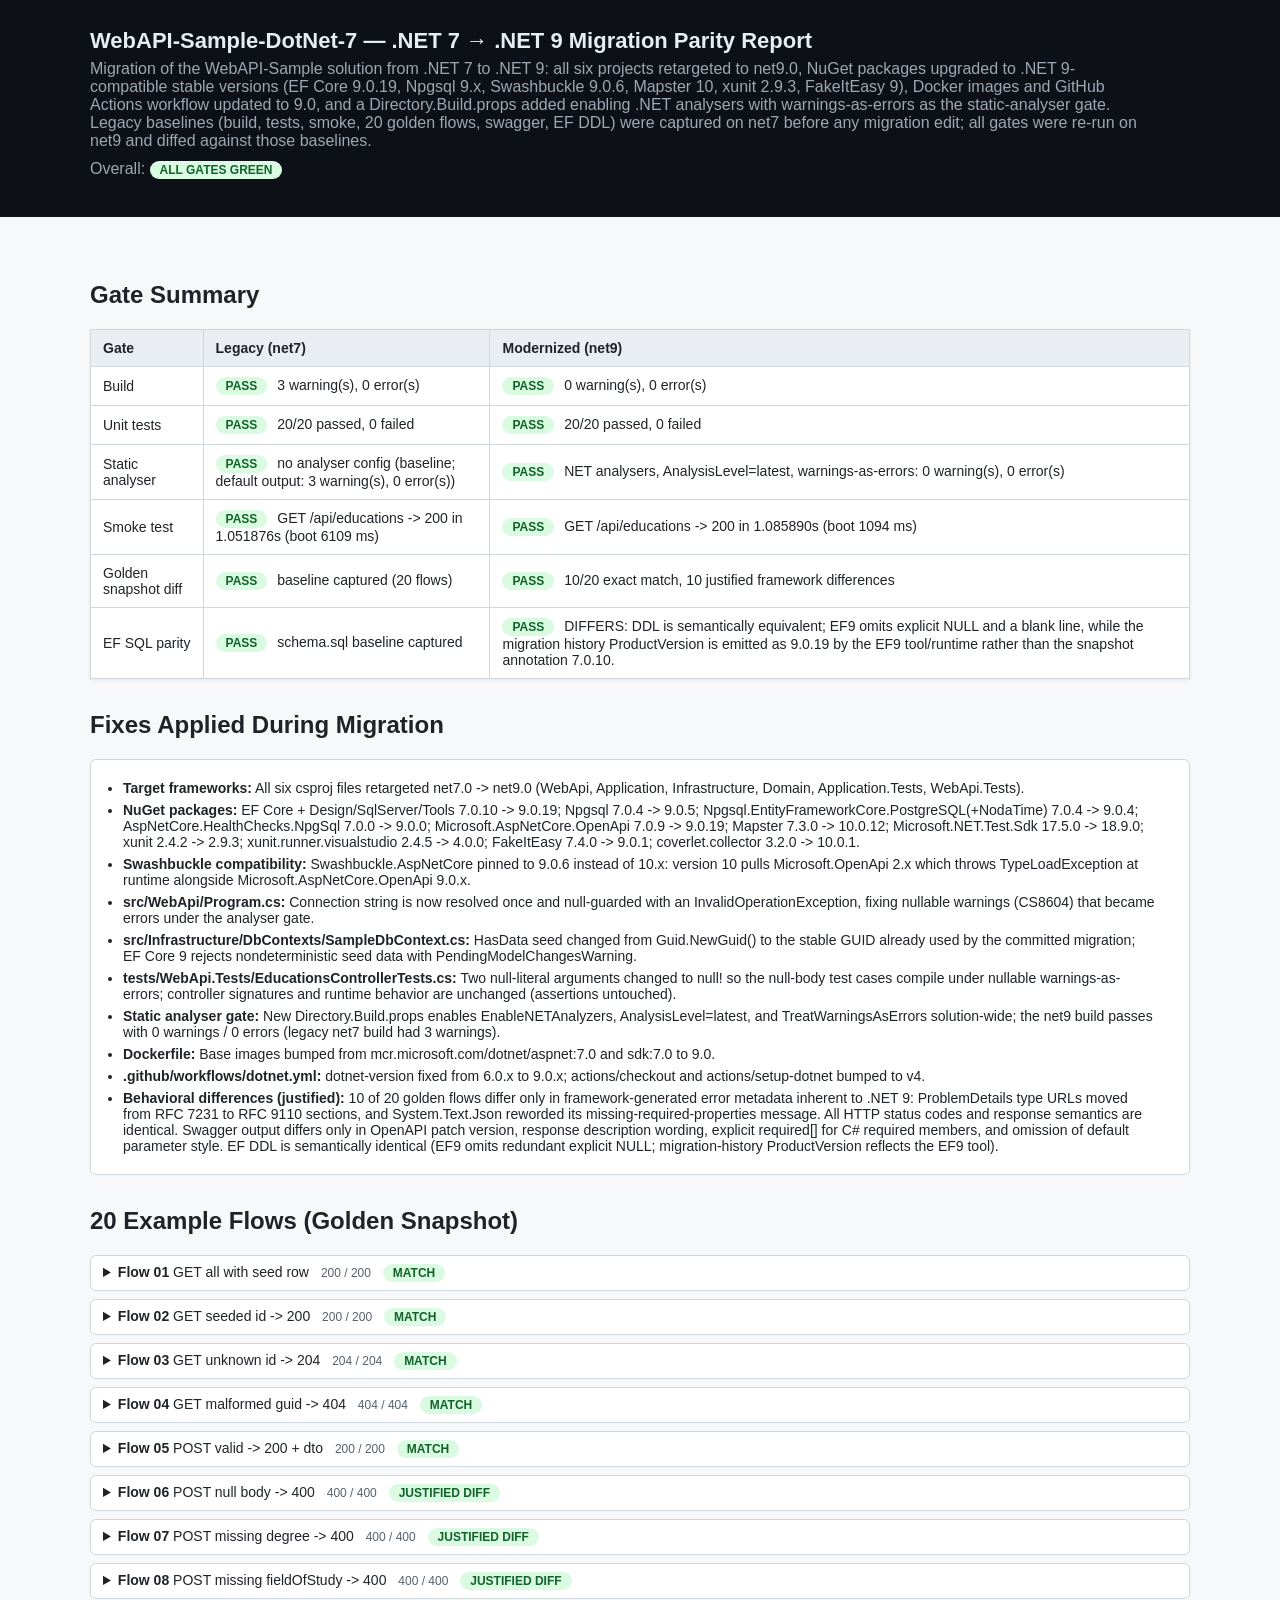
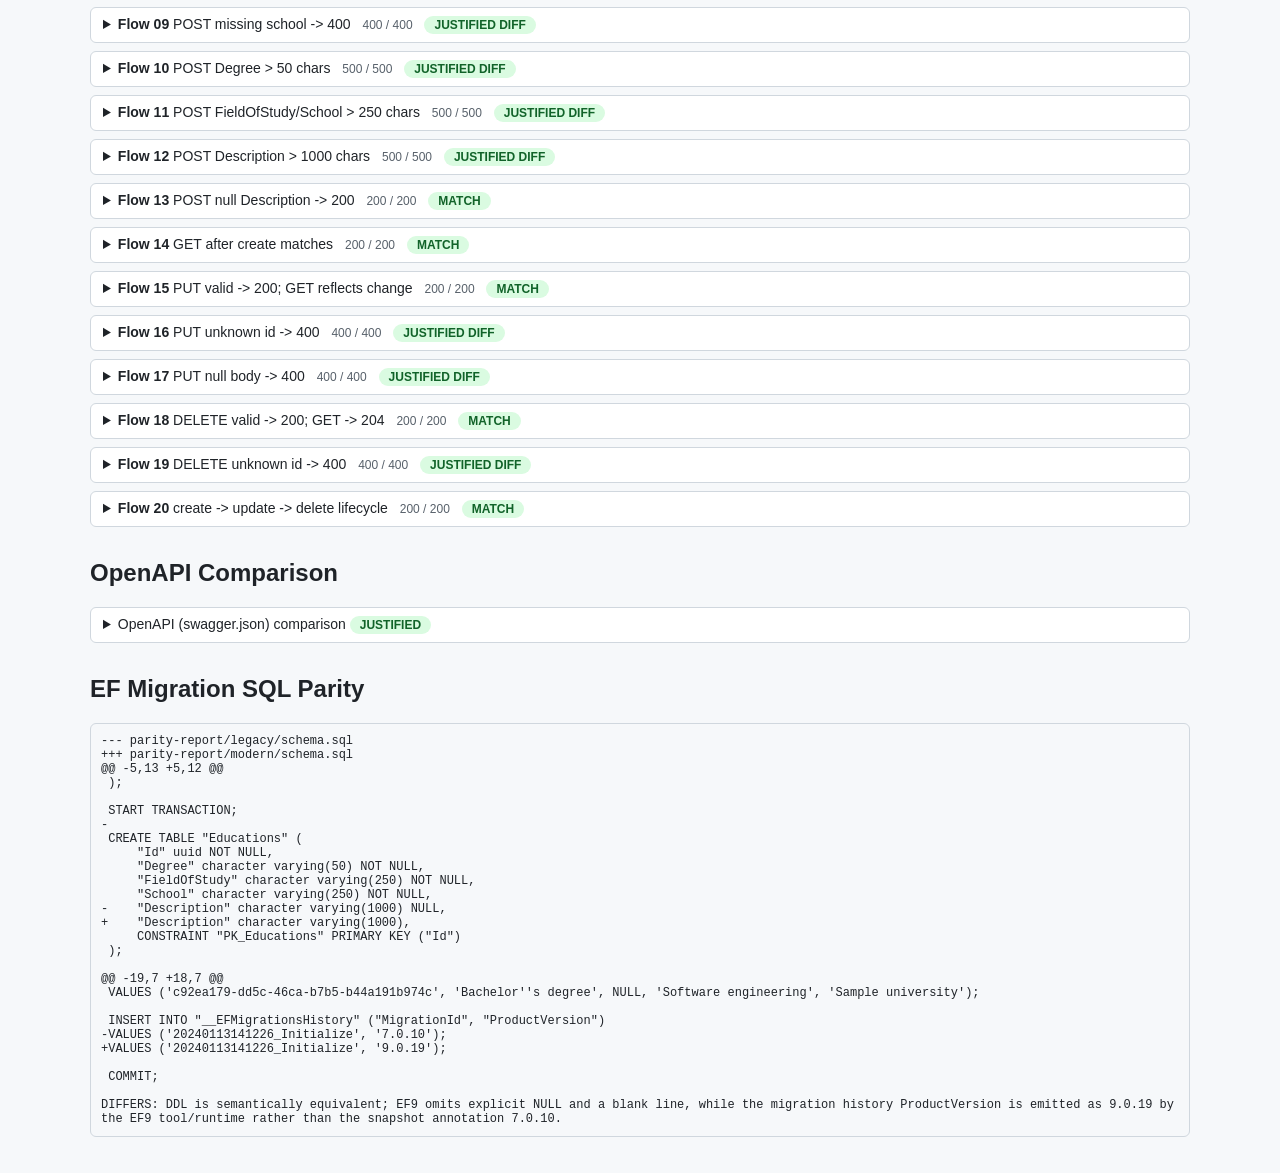
<file: parity-report/index.html>
<!DOCTYPE html>
<html lang="en"><head><meta charset="utf-8">
<title>net7 → net9 Migration Parity Report</title>
<style>
body{font-family:-apple-system,Segoe UI,Roboto,sans-serif;margin:0;background:#f6f8fa;color:#1f2328}
.wrap{max-width:1100px;margin:0 auto;padding:24px}
header{background:#0d1117;color:#e6edf3;padding:28px 24px;margin-bottom:8px}
header h1{margin:0 0 6px;font-size:22px} header p{margin:4px 0;color:#9ea7b3;max-width:1050px}
table{border-collapse:collapse;width:100%;background:#fff;box-shadow:0 1px 3px rgba(0,0,0,.08)}
th,td{border:1px solid #d0d7de;padding:10px 12px;text-align:left;font-size:14px}
th{background:#eaeef2}
.badge{display:inline-block;padding:2px 10px;border-radius:12px;font-size:12px;font-weight:600;margin-right:6px}
.badge.pass{background:#dafbe1;color:#116329} .badge.fail{background:#ffebe9;color:#a40e26}
details{background:#fff;border:1px solid #d0d7de;border-radius:6px;margin:8px 0;padding:8px 12px}
summary{cursor:pointer;font-size:14px}
.fnum{font-weight:700} .statuses{color:#57606a;font-size:12px;margin:0 8px}
.cols{display:flex;gap:12px} .cols>div{flex:1;min-width:0}
pre{background:#f6f8fa;border:1px solid #d0d7de;border-radius:6px;padding:10px;font-size:12px;overflow:auto;max-height:420px;white-space:pre-wrap}
h2{margin-top:32px} .just{color:#57606a;font-size:13px}
ul{background:#fff;border:1px solid #d0d7de;border-radius:6px;padding:14px 32px;font-size:14px}
li{margin:6px 0}
.overall{font-size:16px;margin:10px 0}
</style></head><body>
<header><div class="wrap" style="padding:0">
<h1>WebAPI-Sample-DotNet-7 — .NET 7 → .NET 9 Migration Parity Report</h1>
<p>Migration of the WebAPI-Sample solution from .NET 7 to .NET 9: all six projects retargeted to net9.0, NuGet packages upgraded to .NET 9-compatible stable versions (EF Core 9.0.19, Npgsql 9.x, Swashbuckle 9.0.6, Mapster 10, xunit 2.9.3, FakeItEasy 9), Docker images and GitHub Actions workflow updated to 9.0, and a Directory.Build.props added enabling .NET analysers with warnings-as-errors as the static-analyser gate. Legacy baselines (build, tests, smoke, 20 golden flows, swagger, EF DDL) were captured on net7 before any migration edit; all gates were re-run on net9 and diffed against those baselines.</p>
<p class="overall">Overall: <span class="badge pass">ALL GATES GREEN</span></p>
</div></header>
<div class="wrap">
<h2>Gate Summary</h2>
<table><tr><th>Gate</th><th>Legacy (net7)</th><th>Modernized (net9)</th></tr><tr><td>Build</td><td><span class="badge pass">PASS</span> 3 warning(s), 0 error(s)</td><td><span class="badge pass">PASS</span> 0 warning(s), 0 error(s)</td></tr><tr><td>Unit tests</td><td><span class="badge pass">PASS</span> 20/20 passed, 0 failed</td><td><span class="badge pass">PASS</span> 20/20 passed, 0 failed</td></tr><tr><td>Static analyser</td><td><span class="badge pass">PASS</span> no analyser config (baseline; default output: 3 warning(s), 0 error(s))</td><td><span class="badge pass">PASS</span> NET analysers, AnalysisLevel=latest, warnings-as-errors: 0 warning(s), 0 error(s)</td></tr><tr><td>Smoke test</td><td><span class="badge pass">PASS</span> GET /api/educations -&gt; 200 in 1.051876s (boot 6109 ms)</td><td><span class="badge pass">PASS</span> GET /api/educations -&gt; 200 in 1.085890s (boot 1094 ms)</td></tr><tr><td>Golden snapshot diff</td><td><span class="badge pass">PASS</span> baseline captured (20 flows)</td><td><span class="badge pass">PASS</span> 10/20 exact match, 10 justified framework differences</td></tr><tr><td>EF SQL parity</td><td><span class="badge pass">PASS</span> schema.sql baseline captured</td><td><span class="badge pass">PASS</span> DIFFERS: DDL is semantically equivalent; EF9 omits explicit NULL and a blank line, while the migration history ProductVersion is emitted as 9.0.19 by the EF9 tool/runtime rather than the snapshot annotation 7.0.10.</td></tr></table>
<h2>Fixes Applied During Migration</h2>
<ul><li><b>Target frameworks:</b> All six csproj files retargeted net7.0 -&gt; net9.0 (WebApi, Application, Infrastructure, Domain, Application.Tests, WebApi.Tests).</li><li><b>NuGet packages:</b> EF Core + Design/SqlServer/Tools 7.0.10 -&gt; 9.0.19; Npgsql 7.0.4 -&gt; 9.0.5; Npgsql.EntityFrameworkCore.PostgreSQL(+NodaTime) 7.0.4 -&gt; 9.0.4; AspNetCore.HealthChecks.NpgSql 7.0.0 -&gt; 9.0.0; Microsoft.AspNetCore.OpenApi 7.0.9 -&gt; 9.0.19; Mapster 7.3.0 -&gt; 10.0.12; Microsoft.NET.Test.Sdk 17.5.0 -&gt; 18.9.0; xunit 2.4.2 -&gt; 2.9.3; xunit.runner.visualstudio 2.4.5 -&gt; 4.0.0; FakeItEasy 7.4.0 -&gt; 9.0.1; coverlet.collector 3.2.0 -&gt; 10.0.1.</li><li><b>Swashbuckle compatibility:</b> Swashbuckle.AspNetCore pinned to 9.0.6 instead of 10.x: version 10 pulls Microsoft.OpenApi 2.x which throws TypeLoadException at runtime alongside Microsoft.AspNetCore.OpenApi 9.0.x.</li><li><b>src/WebApi/Program.cs:</b> Connection string is now resolved once and null-guarded with an InvalidOperationException, fixing nullable warnings (CS8604) that became errors under the analyser gate.</li><li><b>src/Infrastructure/DbContexts/SampleDbContext.cs:</b> HasData seed changed from Guid.NewGuid() to the stable GUID already used by the committed migration; EF Core 9 rejects nondeterministic seed data with PendingModelChangesWarning.</li><li><b>tests/WebApi.Tests/EducationsControllerTests.cs:</b> Two null-literal arguments changed to null! so the null-body test cases compile under nullable warnings-as-errors; controller signatures and runtime behavior are unchanged (assertions untouched).</li><li><b>Static analyser gate:</b> New Directory.Build.props enables EnableNETAnalyzers, AnalysisLevel=latest, and TreatWarningsAsErrors solution-wide; the net9 build passes with 0 warnings / 0 errors (legacy net7 build had 3 warnings).</li><li><b>Dockerfile:</b> Base images bumped from mcr.microsoft.com/dotnet/aspnet:7.0 and sdk:7.0 to 9.0.</li><li><b>.github/workflows/dotnet.yml:</b> dotnet-version fixed from 6.0.x to 9.0.x; actions/checkout and actions/setup-dotnet bumped to v4.</li><li><b>Behavioral differences (justified):</b> 10 of 20 golden flows differ only in framework-generated error metadata inherent to .NET 9: ProblemDetails type URLs moved from RFC 7231 to RFC 9110 sections, and System.Text.Json reworded its missing-required-properties message. All HTTP status codes and response semantics are identical. Swagger output differs only in OpenAPI patch version, response description wording, explicit required[] for C# required members, and omission of default parameter style. EF DDL is semantically identical (EF9 omits redundant explicit NULL; migration-history ProductVersion reflects the EF9 tool).</li></ul>
<h2>20 Example Flows (Golden Snapshot)</h2>

<details class="flow ok">
<summary><span class="fnum">Flow 01</span> GET all with seed row
 <span class="statuses">200 / 200</span> <span class="badge pass">MATCH</span></summary>
<div class="cols">
<div><h4>Legacy (net7)</h4><pre>{
  &quot;body&quot;: [
    {
      &quot;degree&quot;: &quot;Bachelor&#x27;s degree&quot;,
      &quot;description&quot;: null,
      &quot;fieldOfStudy&quot;: &quot;Software engineering&quot;,
      &quot;id&quot;: &quot;c92ea179-dd5c-46ca-b7b5-b44a191b974c&quot;,
      &quot;school&quot;: &quot;Sample university&quot;
    }
  ],
  &quot;request&quot;: {
    &quot;body&quot;: null,
    &quot;method&quot;: &quot;GET&quot;,
    &quot;path&quot;: &quot;/api/educations&quot;
  },
  &quot;status&quot;: 200
}</pre></div>
<div><h4>Modernized (net9)</h4><pre>{
  &quot;body&quot;: [
    {
      &quot;degree&quot;: &quot;Bachelor&#x27;s degree&quot;,
      &quot;description&quot;: null,
      &quot;fieldOfStudy&quot;: &quot;Software engineering&quot;,
      &quot;id&quot;: &quot;c92ea179-dd5c-46ca-b7b5-b44a191b974c&quot;,
      &quot;school&quot;: &quot;Sample university&quot;
    }
  ],
  &quot;request&quot;: {
    &quot;body&quot;: null,
    &quot;method&quot;: &quot;GET&quot;,
    &quot;path&quot;: &quot;/api/educations&quot;
  },
  &quot;status&quot;: 200
}</pre></div>
</div>
</details>
<details class="flow ok">
<summary><span class="fnum">Flow 02</span> GET seeded id -&gt; 200
 <span class="statuses">200 / 200</span> <span class="badge pass">MATCH</span></summary>
<div class="cols">
<div><h4>Legacy (net7)</h4><pre>{
  &quot;body&quot;: {
    &quot;degree&quot;: &quot;Bachelor&#x27;s degree&quot;,
    &quot;description&quot;: null,
    &quot;fieldOfStudy&quot;: &quot;Software engineering&quot;,
    &quot;id&quot;: &quot;c92ea179-dd5c-46ca-b7b5-b44a191b974c&quot;,
    &quot;school&quot;: &quot;Sample university&quot;
  },
  &quot;request&quot;: {
    &quot;body&quot;: null,
    &quot;method&quot;: &quot;GET&quot;,
    &quot;path&quot;: &quot;/api/educations/c92ea179-dd5c-46ca-b7b5-b44a191b974c&quot;
  },
  &quot;status&quot;: 200
}</pre></div>
<div><h4>Modernized (net9)</h4><pre>{
  &quot;body&quot;: {
    &quot;degree&quot;: &quot;Bachelor&#x27;s degree&quot;,
    &quot;description&quot;: null,
    &quot;fieldOfStudy&quot;: &quot;Software engineering&quot;,
    &quot;id&quot;: &quot;c92ea179-dd5c-46ca-b7b5-b44a191b974c&quot;,
    &quot;school&quot;: &quot;Sample university&quot;
  },
  &quot;request&quot;: {
    &quot;body&quot;: null,
    &quot;method&quot;: &quot;GET&quot;,
    &quot;path&quot;: &quot;/api/educations/c92ea179-dd5c-46ca-b7b5-b44a191b974c&quot;
  },
  &quot;status&quot;: 200
}</pre></div>
</div>
</details>
<details class="flow ok">
<summary><span class="fnum">Flow 03</span> GET unknown id -&gt; 204
 <span class="statuses">204 / 204</span> <span class="badge pass">MATCH</span></summary>
<div class="cols">
<div><h4>Legacy (net7)</h4><pre>{
  &quot;body&quot;: null,
  &quot;request&quot;: {
    &quot;body&quot;: null,
    &quot;method&quot;: &quot;GET&quot;,
    &quot;path&quot;: &quot;/api/educations/00000000-0000-0000-0000-000000000001&quot;
  },
  &quot;status&quot;: 204
}</pre></div>
<div><h4>Modernized (net9)</h4><pre>{
  &quot;body&quot;: null,
  &quot;request&quot;: {
    &quot;body&quot;: null,
    &quot;method&quot;: &quot;GET&quot;,
    &quot;path&quot;: &quot;/api/educations/00000000-0000-0000-0000-000000000001&quot;
  },
  &quot;status&quot;: 204
}</pre></div>
</div>
</details>
<details class="flow ok">
<summary><span class="fnum">Flow 04</span> GET malformed guid -&gt; 404
 <span class="statuses">404 / 404</span> <span class="badge pass">MATCH</span></summary>
<div class="cols">
<div><h4>Legacy (net7)</h4><pre>{
  &quot;body&quot;: null,
  &quot;request&quot;: {
    &quot;body&quot;: null,
    &quot;method&quot;: &quot;GET&quot;,
    &quot;path&quot;: &quot;/api/educations/not-a-guid&quot;
  },
  &quot;status&quot;: 404
}</pre></div>
<div><h4>Modernized (net9)</h4><pre>{
  &quot;body&quot;: null,
  &quot;request&quot;: {
    &quot;body&quot;: null,
    &quot;method&quot;: &quot;GET&quot;,
    &quot;path&quot;: &quot;/api/educations/not-a-guid&quot;
  },
  &quot;status&quot;: 404
}</pre></div>
</div>
</details>
<details class="flow ok">
<summary><span class="fnum">Flow 05</span> POST valid -&gt; 200 + dto
 <span class="statuses">200 / 200</span> <span class="badge pass">MATCH</span></summary>
<div class="cols">
<div><h4>Legacy (net7)</h4><pre>{
  &quot;body&quot;: {
    &quot;degree&quot;: &quot;Master&#x27;s degree&quot;,
    &quot;description&quot;: &quot;Golden snapshot flow&quot;,
    &quot;fieldOfStudy&quot;: &quot;Computer science&quot;,
    &quot;id&quot;: &quot;&lt;CREATED_ID_F5&gt;&quot;,
    &quot;school&quot;: &quot;Parity university&quot;
  },
  &quot;request&quot;: {
    &quot;body&quot;: {
      &quot;degree&quot;: &quot;Master&#x27;s degree&quot;,
      &quot;description&quot;: &quot;Golden snapshot flow&quot;,
      &quot;fieldOfStudy&quot;: &quot;Computer science&quot;,
      &quot;school&quot;: &quot;Parity university&quot;
    },
    &quot;method&quot;: &quot;POST&quot;,
    &quot;path&quot;: &quot;/api/educations&quot;
  },
  &quot;status&quot;: 200
}</pre></div>
<div><h4>Modernized (net9)</h4><pre>{
  &quot;body&quot;: {
    &quot;degree&quot;: &quot;Master&#x27;s degree&quot;,
    &quot;description&quot;: &quot;Golden snapshot flow&quot;,
    &quot;fieldOfStudy&quot;: &quot;Computer science&quot;,
    &quot;id&quot;: &quot;&lt;CREATED_ID_F5&gt;&quot;,
    &quot;school&quot;: &quot;Parity university&quot;
  },
  &quot;request&quot;: {
    &quot;body&quot;: {
      &quot;degree&quot;: &quot;Master&#x27;s degree&quot;,
      &quot;description&quot;: &quot;Golden snapshot flow&quot;,
      &quot;fieldOfStudy&quot;: &quot;Computer science&quot;,
      &quot;school&quot;: &quot;Parity university&quot;
    },
    &quot;method&quot;: &quot;POST&quot;,
    &quot;path&quot;: &quot;/api/educations&quot;
  },
  &quot;status&quot;: 200
}</pre></div>
</div>
</details>
<details class="flow ok">
<summary><span class="fnum">Flow 06</span> POST null body -&gt; 400
 <span class="statuses">400 / 400</span> <span class="badge pass">JUSTIFIED DIFF</span></summary>
<div class="cols">
<div><h4>Legacy (net7)</h4><pre>{
  &quot;body&quot;: {
    &quot;errors&quot;: {
      &quot;&quot;: [
        &quot;A non-empty request body is required.&quot;
      ],
      &quot;model&quot;: [
        &quot;The model field is required.&quot;
      ]
    },
    &quot;status&quot;: 400,
    &quot;title&quot;: &quot;One or more validation errors occurred.&quot;,
    &quot;traceId&quot;: &quot;&lt;TRACE_ID&gt;&quot;,
    &quot;type&quot;: &quot;https://tools.ietf.org/html/rfc7231#section-6.5.1&quot;
  },
  &quot;request&quot;: {
    &quot;body&quot;: null,
    &quot;method&quot;: &quot;POST&quot;,
    &quot;path&quot;: &quot;/api/educations&quot;
  },
  &quot;status&quot;: 400
}</pre></div>
<div><h4>Modernized (net9)</h4><pre>{
  &quot;body&quot;: {
    &quot;errors&quot;: {
      &quot;&quot;: [
        &quot;A non-empty request body is required.&quot;
      ],
      &quot;model&quot;: [
        &quot;The model field is required.&quot;
      ]
    },
    &quot;status&quot;: 400,
    &quot;title&quot;: &quot;One or more validation errors occurred.&quot;,
    &quot;traceId&quot;: &quot;&lt;TRACE_ID&gt;&quot;,
    &quot;type&quot;: &quot;https://tools.ietf.org/html/rfc9110#section-15.5.1&quot;
  },
  &quot;request&quot;: {
    &quot;body&quot;: null,
    &quot;method&quot;: &quot;POST&quot;,
    &quot;path&quot;: &quot;/api/educations&quot;
  },
  &quot;status&quot;: 400
}</pre></div>
</div><h4>Differences</h4><pre>body.type: &#x27;https://tools.ietf.org/html/rfc7231#section-6.5.1&#x27; != &#x27;https://tools.ietf.org/html/rfc9110#section-15.5.1&#x27;</pre><p class="just">Justification: .NET 8+ ProblemDetails uses RFC 9110 section URLs instead of RFC 7231</p>
</details>
<details class="flow ok">
<summary><span class="fnum">Flow 07</span> POST missing degree -&gt; 400
 <span class="statuses">400 / 400</span> <span class="badge pass">JUSTIFIED DIFF</span></summary>
<div class="cols">
<div><h4>Legacy (net7)</h4><pre>{
  &quot;body&quot;: {
    &quot;errors&quot;: {
      &quot;$&quot;: [
        &quot;JSON deserialization for type &#x27;Application.Dtos.EducationDto&#x27; was missing required properties, including the following: degree&quot;
      ],
      &quot;model&quot;: [
        &quot;The model field is required.&quot;
      ]
    },
    &quot;status&quot;: 400,
    &quot;title&quot;: &quot;One or more validation errors occurred.&quot;,
    &quot;traceId&quot;: &quot;&lt;TRACE_ID&gt;&quot;,
    &quot;type&quot;: &quot;https://tools.ietf.org/html/rfc7231#section-6.5.1&quot;
  },
  &quot;request&quot;: {
    &quot;body&quot;: {
      &quot;description&quot;: &quot;Golden snapshot flow&quot;,
      &quot;fieldOfStudy&quot;: &quot;Computer science&quot;,
      &quot;school&quot;: &quot;Parity university&quot;
    },
    &quot;method&quot;: &quot;POST&quot;,
    &quot;path&quot;: &quot;/api/educations&quot;
  },
  &quot;status&quot;: 400
}</pre></div>
<div><h4>Modernized (net9)</h4><pre>{
  &quot;body&quot;: {
    &quot;errors&quot;: {
      &quot;$&quot;: [
        &quot;JSON deserialization for type &#x27;Application.Dtos.EducationDto&#x27; was missing required properties including: &#x27;degree&#x27;.&quot;
      ],
      &quot;model&quot;: [
        &quot;The model field is required.&quot;
      ]
    },
    &quot;status&quot;: 400,
    &quot;title&quot;: &quot;One or more validation errors occurred.&quot;,
    &quot;traceId&quot;: &quot;&lt;TRACE_ID&gt;&quot;,
    &quot;type&quot;: &quot;https://tools.ietf.org/html/rfc9110#section-15.5.1&quot;
  },
  &quot;request&quot;: {
    &quot;body&quot;: {
      &quot;description&quot;: &quot;Golden snapshot flow&quot;,
      &quot;fieldOfStudy&quot;: &quot;Computer science&quot;,
      &quot;school&quot;: &quot;Parity university&quot;
    },
    &quot;method&quot;: &quot;POST&quot;,
    &quot;path&quot;: &quot;/api/educations&quot;
  },
  &quot;status&quot;: 400
}</pre></div>
</div><h4>Differences</h4><pre>body.errors.$[0]: &quot;JSON deserialization for type &#x27;Application.Dtos.EducationDto&#x27; was missing required properties, including the following: degree&quot; != &quot;JSON deserialization for type &#x27;Application.Dtos.EducationDto&#x27; was missing required properties including: &#x27;degree&#x27;.&quot;
body.type: &#x27;https://tools.ietf.org/html/rfc7231#section-6.5.1&#x27; != &#x27;https://tools.ietf.org/html/rfc9110#section-15.5.1&#x27;</pre><p class="just">Justification: System.Text.Json reworded the missing-required-properties message in .NET 9; .NET 8+ ProblemDetails uses RFC 9110 section URLs instead of RFC 7231</p>
</details>
<details class="flow ok">
<summary><span class="fnum">Flow 08</span> POST missing fieldOfStudy -&gt; 400
 <span class="statuses">400 / 400</span> <span class="badge pass">JUSTIFIED DIFF</span></summary>
<div class="cols">
<div><h4>Legacy (net7)</h4><pre>{
  &quot;body&quot;: {
    &quot;errors&quot;: {
      &quot;$&quot;: [
        &quot;JSON deserialization for type &#x27;Application.Dtos.EducationDto&#x27; was missing required properties, including the following: fieldOfStudy&quot;
      ],
      &quot;model&quot;: [
        &quot;The model field is required.&quot;
      ]
    },
    &quot;status&quot;: 400,
    &quot;title&quot;: &quot;One or more validation errors occurred.&quot;,
    &quot;traceId&quot;: &quot;&lt;TRACE_ID&gt;&quot;,
    &quot;type&quot;: &quot;https://tools.ietf.org/html/rfc7231#section-6.5.1&quot;
  },
  &quot;request&quot;: {
    &quot;body&quot;: {
      &quot;degree&quot;: &quot;Master&#x27;s degree&quot;,
      &quot;description&quot;: &quot;Golden snapshot flow&quot;,
      &quot;school&quot;: &quot;Parity university&quot;
    },
    &quot;method&quot;: &quot;POST&quot;,
    &quot;path&quot;: &quot;/api/educations&quot;
  },
  &quot;status&quot;: 400
}</pre></div>
<div><h4>Modernized (net9)</h4><pre>{
  &quot;body&quot;: {
    &quot;errors&quot;: {
      &quot;$&quot;: [
        &quot;JSON deserialization for type &#x27;Application.Dtos.EducationDto&#x27; was missing required properties including: &#x27;fieldOfStudy&#x27;.&quot;
      ],
      &quot;model&quot;: [
        &quot;The model field is required.&quot;
      ]
    },
    &quot;status&quot;: 400,
    &quot;title&quot;: &quot;One or more validation errors occurred.&quot;,
    &quot;traceId&quot;: &quot;&lt;TRACE_ID&gt;&quot;,
    &quot;type&quot;: &quot;https://tools.ietf.org/html/rfc9110#section-15.5.1&quot;
  },
  &quot;request&quot;: {
    &quot;body&quot;: {
      &quot;degree&quot;: &quot;Master&#x27;s degree&quot;,
      &quot;description&quot;: &quot;Golden snapshot flow&quot;,
      &quot;school&quot;: &quot;Parity university&quot;
    },
    &quot;method&quot;: &quot;POST&quot;,
    &quot;path&quot;: &quot;/api/educations&quot;
  },
  &quot;status&quot;: 400
}</pre></div>
</div><h4>Differences</h4><pre>body.errors.$[0]: &quot;JSON deserialization for type &#x27;Application.Dtos.EducationDto&#x27; was missing required properties, including the following: fieldOfStudy&quot; != &quot;JSON deserialization for type &#x27;Application.Dtos.EducationDto&#x27; was missing required properties including: &#x27;fieldOfStudy&#x27;.&quot;
body.type: &#x27;https://tools.ietf.org/html/rfc7231#section-6.5.1&#x27; != &#x27;https://tools.ietf.org/html/rfc9110#section-15.5.1&#x27;</pre><p class="just">Justification: System.Text.Json reworded the missing-required-properties message in .NET 9; .NET 8+ ProblemDetails uses RFC 9110 section URLs instead of RFC 7231</p>
</details>
<details class="flow ok">
<summary><span class="fnum">Flow 09</span> POST missing school -&gt; 400
 <span class="statuses">400 / 400</span> <span class="badge pass">JUSTIFIED DIFF</span></summary>
<div class="cols">
<div><h4>Legacy (net7)</h4><pre>{
  &quot;body&quot;: {
    &quot;errors&quot;: {
      &quot;$&quot;: [
        &quot;JSON deserialization for type &#x27;Application.Dtos.EducationDto&#x27; was missing required properties, including the following: school&quot;
      ],
      &quot;model&quot;: [
        &quot;The model field is required.&quot;
      ]
    },
    &quot;status&quot;: 400,
    &quot;title&quot;: &quot;One or more validation errors occurred.&quot;,
    &quot;traceId&quot;: &quot;&lt;TRACE_ID&gt;&quot;,
    &quot;type&quot;: &quot;https://tools.ietf.org/html/rfc7231#section-6.5.1&quot;
  },
  &quot;request&quot;: {
    &quot;body&quot;: {
      &quot;degree&quot;: &quot;Master&#x27;s degree&quot;,
      &quot;description&quot;: &quot;Golden snapshot flow&quot;,
      &quot;fieldOfStudy&quot;: &quot;Computer science&quot;
    },
    &quot;method&quot;: &quot;POST&quot;,
    &quot;path&quot;: &quot;/api/educations&quot;
  },
  &quot;status&quot;: 400
}</pre></div>
<div><h4>Modernized (net9)</h4><pre>{
  &quot;body&quot;: {
    &quot;errors&quot;: {
      &quot;$&quot;: [
        &quot;JSON deserialization for type &#x27;Application.Dtos.EducationDto&#x27; was missing required properties including: &#x27;school&#x27;.&quot;
      ],
      &quot;model&quot;: [
        &quot;The model field is required.&quot;
      ]
    },
    &quot;status&quot;: 400,
    &quot;title&quot;: &quot;One or more validation errors occurred.&quot;,
    &quot;traceId&quot;: &quot;&lt;TRACE_ID&gt;&quot;,
    &quot;type&quot;: &quot;https://tools.ietf.org/html/rfc9110#section-15.5.1&quot;
  },
  &quot;request&quot;: {
    &quot;body&quot;: {
      &quot;degree&quot;: &quot;Master&#x27;s degree&quot;,
      &quot;description&quot;: &quot;Golden snapshot flow&quot;,
      &quot;fieldOfStudy&quot;: &quot;Computer science&quot;
    },
    &quot;method&quot;: &quot;POST&quot;,
    &quot;path&quot;: &quot;/api/educations&quot;
  },
  &quot;status&quot;: 400
}</pre></div>
</div><h4>Differences</h4><pre>body.errors.$[0]: &quot;JSON deserialization for type &#x27;Application.Dtos.EducationDto&#x27; was missing required properties, including the following: school&quot; != &quot;JSON deserialization for type &#x27;Application.Dtos.EducationDto&#x27; was missing required properties including: &#x27;school&#x27;.&quot;
body.type: &#x27;https://tools.ietf.org/html/rfc7231#section-6.5.1&#x27; != &#x27;https://tools.ietf.org/html/rfc9110#section-15.5.1&#x27;</pre><p class="just">Justification: System.Text.Json reworded the missing-required-properties message in .NET 9; .NET 8+ ProblemDetails uses RFC 9110 section URLs instead of RFC 7231</p>
</details>
<details class="flow ok">
<summary><span class="fnum">Flow 10</span> POST Degree &gt; 50 chars
 <span class="statuses">500 / 500</span> <span class="badge pass">JUSTIFIED DIFF</span></summary>
<div class="cols">
<div><h4>Legacy (net7)</h4><pre>{
  &quot;body&quot;: {
    &quot;status&quot;: 500,
    &quot;title&quot;: &quot;An error occurred while processing your request.&quot;,
    &quot;traceId&quot;: &quot;&lt;TRACE_ID&gt;&quot;,
    &quot;type&quot;: &quot;https://tools.ietf.org/html/rfc7231#section-6.6.1&quot;
  },
  &quot;request&quot;: {
    &quot;body&quot;: {
      &quot;degree&quot;: &quot;DDDDDDDDDDDDDDDDDDDDDDDDDDDDDDDDDDDDDDDDDDDDDDDDDDD&quot;,
      &quot;description&quot;: &quot;Golden snapshot flow&quot;,
      &quot;fieldOfStudy&quot;: &quot;Computer science&quot;,
      &quot;school&quot;: &quot;Parity university&quot;
    },
    &quot;method&quot;: &quot;POST&quot;,
    &quot;path&quot;: &quot;/api/educations&quot;
  },
  &quot;status&quot;: 500
}</pre></div>
<div><h4>Modernized (net9)</h4><pre>{
  &quot;body&quot;: {
    &quot;status&quot;: 500,
    &quot;title&quot;: &quot;An error occurred while processing your request.&quot;,
    &quot;traceId&quot;: &quot;&lt;TRACE_ID&gt;&quot;,
    &quot;type&quot;: &quot;https://tools.ietf.org/html/rfc9110#section-15.6.1&quot;
  },
  &quot;request&quot;: {
    &quot;body&quot;: {
      &quot;degree&quot;: &quot;DDDDDDDDDDDDDDDDDDDDDDDDDDDDDDDDDDDDDDDDDDDDDDDDDDD&quot;,
      &quot;description&quot;: &quot;Golden snapshot flow&quot;,
      &quot;fieldOfStudy&quot;: &quot;Computer science&quot;,
      &quot;school&quot;: &quot;Parity university&quot;
    },
    &quot;method&quot;: &quot;POST&quot;,
    &quot;path&quot;: &quot;/api/educations&quot;
  },
  &quot;status&quot;: 500
}</pre></div>
</div><h4>Differences</h4><pre>body.type: &#x27;https://tools.ietf.org/html/rfc7231#section-6.6.1&#x27; != &#x27;https://tools.ietf.org/html/rfc9110#section-15.6.1&#x27;</pre><p class="just">Justification: .NET 8+ ProblemDetails uses RFC 9110 section URLs instead of RFC 7231</p>
</details>
<details class="flow ok">
<summary><span class="fnum">Flow 11</span> POST FieldOfStudy/School &gt; 250 chars
 <span class="statuses">500 / 500</span> <span class="badge pass">JUSTIFIED DIFF</span></summary>
<div class="cols">
<div><h4>Legacy (net7)</h4><pre>{
  &quot;body&quot;: {
    &quot;status&quot;: 500,
    &quot;title&quot;: &quot;An error occurred while processing your request.&quot;,
    &quot;traceId&quot;: &quot;&lt;TRACE_ID&gt;&quot;,
    &quot;type&quot;: &quot;https://tools.ietf.org/html/rfc7231#section-6.6.1&quot;
  },
  &quot;request&quot;: {
    &quot;body&quot;: {
      &quot;degree&quot;: &quot;Master&#x27;s degree&quot;,
      &quot;description&quot;: &quot;Golden snapshot flow&quot;,
      &quot;fieldOfStudy&quot;: &quot;[base64]&quot;,
      &quot;school&quot;: &quot;[base64]&quot;
    },
    &quot;method&quot;: &quot;POST&quot;,
    &quot;path&quot;: &quot;/api/educations&quot;
  },
  &quot;status&quot;: 500
}</pre></div>
<div><h4>Modernized (net9)</h4><pre>{
  &quot;body&quot;: {
    &quot;status&quot;: 500,
    &quot;title&quot;: &quot;An error occurred while processing your request.&quot;,
    &quot;traceId&quot;: &quot;&lt;TRACE_ID&gt;&quot;,
    &quot;type&quot;: &quot;https://tools.ietf.org/html/rfc9110#section-15.6.1&quot;
  },
  &quot;request&quot;: {
    &quot;body&quot;: {
      &quot;degree&quot;: &quot;Master&#x27;s degree&quot;,
      &quot;description&quot;: &quot;Golden snapshot flow&quot;,
      &quot;fieldOfStudy&quot;: &quot;[base64]&quot;,
      &quot;school&quot;: &quot;[base64]&quot;
    },
    &quot;method&quot;: &quot;POST&quot;,
    &quot;path&quot;: &quot;/api/educations&quot;
  },
  &quot;status&quot;: 500
}</pre></div>
</div><h4>Differences</h4><pre>body.type: &#x27;https://tools.ietf.org/html/rfc7231#section-6.6.1&#x27; != &#x27;https://tools.ietf.org/html/rfc9110#section-15.6.1&#x27;</pre><p class="just">Justification: .NET 8+ ProblemDetails uses RFC 9110 section URLs instead of RFC 7231</p>
</details>
<details class="flow ok">
<summary><span class="fnum">Flow 12</span> POST Description &gt; 1000 chars
 <span class="statuses">500 / 500</span> <span class="badge pass">JUSTIFIED DIFF</span></summary>
<div class="cols">
<div><h4>Legacy (net7)</h4><pre>{
  &quot;body&quot;: {
    &quot;status&quot;: 500,
    &quot;title&quot;: &quot;An error occurred while processing your request.&quot;,
    &quot;traceId&quot;: &quot;&lt;TRACE_ID&gt;&quot;,
    &quot;type&quot;: &quot;https://tools.ietf.org/html/rfc7231#section-6.6.1&quot;
  },
  &quot;request&quot;: {
    &quot;body&quot;: {
      &quot;degree&quot;: &quot;Master&#x27;s degree&quot;,
      &quot;description&quot;: &quot;[base64]&quot;,
      &quot;fieldOfStudy&quot;: &quot;Computer science&quot;,
      &quot;school&quot;: &quot;Parity university&quot;
    },
    &quot;method&quot;: &quot;POST&quot;,
    &quot;path&quot;: &quot;/api/educations&quot;
  },
  &quot;status&quot;: 500
}</pre></div>
<div><h4>Modernized (net9)</h4><pre>{
  &quot;body&quot;: {
    &quot;status&quot;: 500,
    &quot;title&quot;: &quot;An error occurred while processing your request.&quot;,
    &quot;traceId&quot;: &quot;&lt;TRACE_ID&gt;&quot;,
    &quot;type&quot;: &quot;https://tools.ietf.org/html/rfc9110#section-15.6.1&quot;
  },
  &quot;request&quot;: {
    &quot;body&quot;: {
      &quot;degree&quot;: &quot;Master&#x27;s degree&quot;,
      &quot;description&quot;: &quot;[base64]&quot;,
      &quot;fieldOfStudy&quot;: &quot;Computer science&quot;,
      &quot;school&quot;: &quot;Parity university&quot;
    },
    &quot;method&quot;: &quot;POST&quot;,
    &quot;path&quot;: &quot;/api/educations&quot;
  },
  &quot;status&quot;: 500
}</pre></div>
</div><h4>Differences</h4><pre>body.type: &#x27;https://tools.ietf.org/html/rfc7231#section-6.6.1&#x27; != &#x27;https://tools.ietf.org/html/rfc9110#section-15.6.1&#x27;</pre><p class="just">Justification: .NET 8+ ProblemDetails uses RFC 9110 section URLs instead of RFC 7231</p>
</details>
<details class="flow ok">
<summary><span class="fnum">Flow 13</span> POST null Description -&gt; 200
 <span class="statuses">200 / 200</span> <span class="badge pass">MATCH</span></summary>
<div class="cols">
<div><h4>Legacy (net7)</h4><pre>{
  &quot;body&quot;: {
    &quot;degree&quot;: &quot;Master&#x27;s degree&quot;,
    &quot;description&quot;: null,
    &quot;fieldOfStudy&quot;: &quot;Computer science&quot;,
    &quot;id&quot;: &quot;&lt;CREATED_ID_F13&gt;&quot;,
    &quot;school&quot;: &quot;Parity university&quot;
  },
  &quot;request&quot;: {
    &quot;body&quot;: {
      &quot;degree&quot;: &quot;Master&#x27;s degree&quot;,
      &quot;description&quot;: null,
      &quot;fieldOfStudy&quot;: &quot;Computer science&quot;,
      &quot;school&quot;: &quot;Parity university&quot;
    },
    &quot;method&quot;: &quot;POST&quot;,
    &quot;path&quot;: &quot;/api/educations&quot;
  },
  &quot;status&quot;: 200
}</pre></div>
<div><h4>Modernized (net9)</h4><pre>{
  &quot;body&quot;: {
    &quot;degree&quot;: &quot;Master&#x27;s degree&quot;,
    &quot;description&quot;: null,
    &quot;fieldOfStudy&quot;: &quot;Computer science&quot;,
    &quot;id&quot;: &quot;&lt;CREATED_ID_F13&gt;&quot;,
    &quot;school&quot;: &quot;Parity university&quot;
  },
  &quot;request&quot;: {
    &quot;body&quot;: {
      &quot;degree&quot;: &quot;Master&#x27;s degree&quot;,
      &quot;description&quot;: null,
      &quot;fieldOfStudy&quot;: &quot;Computer science&quot;,
      &quot;school&quot;: &quot;Parity university&quot;
    },
    &quot;method&quot;: &quot;POST&quot;,
    &quot;path&quot;: &quot;/api/educations&quot;
  },
  &quot;status&quot;: 200
}</pre></div>
</div>
</details>
<details class="flow ok">
<summary><span class="fnum">Flow 14</span> GET after create matches
 <span class="statuses">200 / 200</span> <span class="badge pass">MATCH</span></summary>
<div class="cols">
<div><h4>Legacy (net7)</h4><pre>{
  &quot;body&quot;: {
    &quot;degree&quot;: &quot;Master&#x27;s degree&quot;,
    &quot;description&quot;: &quot;Golden snapshot flow&quot;,
    &quot;fieldOfStudy&quot;: &quot;Computer science&quot;,
    &quot;id&quot;: &quot;&lt;CREATED_ID_F5&gt;&quot;,
    &quot;school&quot;: &quot;Parity university&quot;
  },
  &quot;request&quot;: {
    &quot;body&quot;: null,
    &quot;method&quot;: &quot;GET&quot;,
    &quot;path&quot;: &quot;/api/educations/&lt;CREATED_ID_F5&gt;&quot;
  },
  &quot;status&quot;: 200
}</pre></div>
<div><h4>Modernized (net9)</h4><pre>{
  &quot;body&quot;: {
    &quot;degree&quot;: &quot;Master&#x27;s degree&quot;,
    &quot;description&quot;: &quot;Golden snapshot flow&quot;,
    &quot;fieldOfStudy&quot;: &quot;Computer science&quot;,
    &quot;id&quot;: &quot;&lt;CREATED_ID_F5&gt;&quot;,
    &quot;school&quot;: &quot;Parity university&quot;
  },
  &quot;request&quot;: {
    &quot;body&quot;: null,
    &quot;method&quot;: &quot;GET&quot;,
    &quot;path&quot;: &quot;/api/educations/&lt;CREATED_ID_F5&gt;&quot;
  },
  &quot;status&quot;: 200
}</pre></div>
</div>
</details>
<details class="flow ok">
<summary><span class="fnum">Flow 15</span> PUT valid -&gt; 200; GET reflects change
 <span class="statuses">200 / 200</span> <span class="badge pass">MATCH</span></summary>
<div class="cols">
<div><h4>Legacy (net7)</h4><pre>{
  &quot;body&quot;: {
    &quot;get_after_put&quot;: {
      &quot;degree&quot;: &quot;PhD&quot;,
      &quot;description&quot;: &quot;Updated by flow 15&quot;,
      &quot;fieldOfStudy&quot;: &quot;Computer science&quot;,
      &quot;id&quot;: &quot;&lt;CREATED_ID_F5&gt;&quot;,
      &quot;school&quot;: &quot;Parity university&quot;
    },
    &quot;get_after_put_status&quot;: 200,
    &quot;put_response&quot;: null
  },
  &quot;request&quot;: {
    &quot;body&quot;: {
      &quot;degree&quot;: &quot;PhD&quot;,
      &quot;description&quot;: &quot;Updated by flow 15&quot;,
      &quot;fieldOfStudy&quot;: &quot;Computer science&quot;,
      &quot;id&quot;: &quot;&lt;CREATED_ID_F5&gt;&quot;,
      &quot;school&quot;: &quot;Parity university&quot;
    },
    &quot;method&quot;: &quot;PUT&quot;,
    &quot;path&quot;: &quot;/api/educations/&lt;CREATED_ID_F5&gt;&quot;
  },
  &quot;status&quot;: 200
}</pre></div>
<div><h4>Modernized (net9)</h4><pre>{
  &quot;body&quot;: {
    &quot;get_after_put&quot;: {
      &quot;degree&quot;: &quot;PhD&quot;,
      &quot;description&quot;: &quot;Updated by flow 15&quot;,
      &quot;fieldOfStudy&quot;: &quot;Computer science&quot;,
      &quot;id&quot;: &quot;&lt;CREATED_ID_F5&gt;&quot;,
      &quot;school&quot;: &quot;Parity university&quot;
    },
    &quot;get_after_put_status&quot;: 200,
    &quot;put_response&quot;: null
  },
  &quot;request&quot;: {
    &quot;body&quot;: {
      &quot;degree&quot;: &quot;PhD&quot;,
      &quot;description&quot;: &quot;Updated by flow 15&quot;,
      &quot;fieldOfStudy&quot;: &quot;Computer science&quot;,
      &quot;id&quot;: &quot;&lt;CREATED_ID_F5&gt;&quot;,
      &quot;school&quot;: &quot;Parity university&quot;
    },
    &quot;method&quot;: &quot;PUT&quot;,
    &quot;path&quot;: &quot;/api/educations/&lt;CREATED_ID_F5&gt;&quot;
  },
  &quot;status&quot;: 200
}</pre></div>
</div>
</details>
<details class="flow ok">
<summary><span class="fnum">Flow 16</span> PUT unknown id -&gt; 400
 <span class="statuses">400 / 400</span> <span class="badge pass">JUSTIFIED DIFF</span></summary>
<div class="cols">
<div><h4>Legacy (net7)</h4><pre>{
  &quot;body&quot;: {
    &quot;status&quot;: 400,
    &quot;title&quot;: &quot;Bad Request&quot;,
    &quot;traceId&quot;: &quot;&lt;TRACE_ID&gt;&quot;,
    &quot;type&quot;: &quot;https://tools.ietf.org/html/rfc7231#section-6.5.1&quot;
  },
  &quot;request&quot;: {
    &quot;body&quot;: {
      &quot;degree&quot;: &quot;Master&#x27;s degree&quot;,
      &quot;description&quot;: &quot;Golden snapshot flow&quot;,
      &quot;fieldOfStudy&quot;: &quot;Computer science&quot;,
      &quot;id&quot;: &quot;00000000-0000-0000-0000-000000000001&quot;,
      &quot;school&quot;: &quot;Parity university&quot;
    },
    &quot;method&quot;: &quot;PUT&quot;,
    &quot;path&quot;: &quot;/api/educations/00000000-0000-0000-0000-000000000001&quot;
  },
  &quot;status&quot;: 400
}</pre></div>
<div><h4>Modernized (net9)</h4><pre>{
  &quot;body&quot;: {
    &quot;status&quot;: 400,
    &quot;title&quot;: &quot;Bad Request&quot;,
    &quot;traceId&quot;: &quot;&lt;TRACE_ID&gt;&quot;,
    &quot;type&quot;: &quot;https://tools.ietf.org/html/rfc9110#section-15.5.1&quot;
  },
  &quot;request&quot;: {
    &quot;body&quot;: {
      &quot;degree&quot;: &quot;Master&#x27;s degree&quot;,
      &quot;description&quot;: &quot;Golden snapshot flow&quot;,
      &quot;fieldOfStudy&quot;: &quot;Computer science&quot;,
      &quot;id&quot;: &quot;00000000-0000-0000-0000-000000000001&quot;,
      &quot;school&quot;: &quot;Parity university&quot;
    },
    &quot;method&quot;: &quot;PUT&quot;,
    &quot;path&quot;: &quot;/api/educations/00000000-0000-0000-0000-000000000001&quot;
  },
  &quot;status&quot;: 400
}</pre></div>
</div><h4>Differences</h4><pre>body.type: &#x27;https://tools.ietf.org/html/rfc7231#section-6.5.1&#x27; != &#x27;https://tools.ietf.org/html/rfc9110#section-15.5.1&#x27;</pre><p class="just">Justification: .NET 8+ ProblemDetails uses RFC 9110 section URLs instead of RFC 7231</p>
</details>
<details class="flow ok">
<summary><span class="fnum">Flow 17</span> PUT null body -&gt; 400
 <span class="statuses">400 / 400</span> <span class="badge pass">JUSTIFIED DIFF</span></summary>
<div class="cols">
<div><h4>Legacy (net7)</h4><pre>{
  &quot;body&quot;: {
    &quot;errors&quot;: {
      &quot;&quot;: [
        &quot;A non-empty request body is required.&quot;
      ],
      &quot;model&quot;: [
        &quot;The model field is required.&quot;
      ]
    },
    &quot;status&quot;: 400,
    &quot;title&quot;: &quot;One or more validation errors occurred.&quot;,
    &quot;traceId&quot;: &quot;&lt;TRACE_ID&gt;&quot;,
    &quot;type&quot;: &quot;https://tools.ietf.org/html/rfc7231#section-6.5.1&quot;
  },
  &quot;request&quot;: {
    &quot;body&quot;: null,
    &quot;method&quot;: &quot;PUT&quot;,
    &quot;path&quot;: &quot;/api/educations/c92ea179-dd5c-46ca-b7b5-b44a191b974c&quot;
  },
  &quot;status&quot;: 400
}</pre></div>
<div><h4>Modernized (net9)</h4><pre>{
  &quot;body&quot;: {
    &quot;errors&quot;: {
      &quot;&quot;: [
        &quot;A non-empty request body is required.&quot;
      ],
      &quot;model&quot;: [
        &quot;The model field is required.&quot;
      ]
    },
    &quot;status&quot;: 400,
    &quot;title&quot;: &quot;One or more validation errors occurred.&quot;,
    &quot;traceId&quot;: &quot;&lt;TRACE_ID&gt;&quot;,
    &quot;type&quot;: &quot;https://tools.ietf.org/html/rfc9110#section-15.5.1&quot;
  },
  &quot;request&quot;: {
    &quot;body&quot;: null,
    &quot;method&quot;: &quot;PUT&quot;,
    &quot;path&quot;: &quot;/api/educations/c92ea179-dd5c-46ca-b7b5-b44a191b974c&quot;
  },
  &quot;status&quot;: 400
}</pre></div>
</div><h4>Differences</h4><pre>body.type: &#x27;https://tools.ietf.org/html/rfc7231#section-6.5.1&#x27; != &#x27;https://tools.ietf.org/html/rfc9110#section-15.5.1&#x27;</pre><p class="just">Justification: .NET 8+ ProblemDetails uses RFC 9110 section URLs instead of RFC 7231</p>
</details>
<details class="flow ok">
<summary><span class="fnum">Flow 18</span> DELETE valid -&gt; 200; GET -&gt; 204
 <span class="statuses">200 / 200</span> <span class="badge pass">MATCH</span></summary>
<div class="cols">
<div><h4>Legacy (net7)</h4><pre>{
  &quot;body&quot;: {
    &quot;delete_response&quot;: null,
    &quot;get_after_delete&quot;: null,
    &quot;get_after_delete_status&quot;: 204
  },
  &quot;request&quot;: {
    &quot;body&quot;: null,
    &quot;method&quot;: &quot;DELETE&quot;,
    &quot;path&quot;: &quot;/api/educations/&lt;CREATED_ID_F5&gt;&quot;
  },
  &quot;status&quot;: 200
}</pre></div>
<div><h4>Modernized (net9)</h4><pre>{
  &quot;body&quot;: {
    &quot;delete_response&quot;: null,
    &quot;get_after_delete&quot;: null,
    &quot;get_after_delete_status&quot;: 204
  },
  &quot;request&quot;: {
    &quot;body&quot;: null,
    &quot;method&quot;: &quot;DELETE&quot;,
    &quot;path&quot;: &quot;/api/educations/&lt;CREATED_ID_F5&gt;&quot;
  },
  &quot;status&quot;: 200
}</pre></div>
</div>
</details>
<details class="flow ok">
<summary><span class="fnum">Flow 19</span> DELETE unknown id -&gt; 400
 <span class="statuses">400 / 400</span> <span class="badge pass">JUSTIFIED DIFF</span></summary>
<div class="cols">
<div><h4>Legacy (net7)</h4><pre>{
  &quot;body&quot;: {
    &quot;status&quot;: 400,
    &quot;title&quot;: &quot;Bad Request&quot;,
    &quot;traceId&quot;: &quot;&lt;TRACE_ID&gt;&quot;,
    &quot;type&quot;: &quot;https://tools.ietf.org/html/rfc7231#section-6.5.1&quot;
  },
  &quot;request&quot;: {
    &quot;body&quot;: null,
    &quot;method&quot;: &quot;DELETE&quot;,
    &quot;path&quot;: &quot;/api/educations/00000000-0000-0000-0000-000000000001&quot;
  },
  &quot;status&quot;: 400
}</pre></div>
<div><h4>Modernized (net9)</h4><pre>{
  &quot;body&quot;: {
    &quot;status&quot;: 400,
    &quot;title&quot;: &quot;Bad Request&quot;,
    &quot;traceId&quot;: &quot;&lt;TRACE_ID&gt;&quot;,
    &quot;type&quot;: &quot;https://tools.ietf.org/html/rfc9110#section-15.5.1&quot;
  },
  &quot;request&quot;: {
    &quot;body&quot;: null,
    &quot;method&quot;: &quot;DELETE&quot;,
    &quot;path&quot;: &quot;/api/educations/00000000-0000-0000-0000-000000000001&quot;
  },
  &quot;status&quot;: 400
}</pre></div>
</div><h4>Differences</h4><pre>body.type: &#x27;https://tools.ietf.org/html/rfc7231#section-6.5.1&#x27; != &#x27;https://tools.ietf.org/html/rfc9110#section-15.5.1&#x27;</pre><p class="just">Justification: .NET 8+ ProblemDetails uses RFC 9110 section URLs instead of RFC 7231</p>
</details>
<details class="flow ok">
<summary><span class="fnum">Flow 20</span> create -&gt; update -&gt; delete lifecycle
 <span class="statuses">200 / 200</span> <span class="badge pass">MATCH</span></summary>
<div class="cols">
<div><h4>Legacy (net7)</h4><pre>{
  &quot;body&quot;: {
    &quot;create&quot;: {
      &quot;degree&quot;: &quot;Lifecycle degree&quot;,
      &quot;description&quot;: &quot;Golden snapshot flow&quot;,
      &quot;fieldOfStudy&quot;: &quot;Computer science&quot;,
      &quot;id&quot;: &quot;&lt;CREATED_ID_F20&gt;&quot;,
      &quot;school&quot;: &quot;Parity university&quot;
    },
    &quot;create_status&quot;: 200,
    &quot;delete&quot;: null,
    &quot;delete_status&quot;: 200,
    &quot;get_after_delete&quot;: null,
    &quot;get_after_delete_status&quot;: 204,
    &quot;update&quot;: null,
    &quot;update_status&quot;: 200
  },
  &quot;request&quot;: {
    &quot;body&quot;: {
      &quot;degree&quot;: &quot;Lifecycle degree&quot;,
      &quot;description&quot;: &quot;Golden snapshot flow&quot;,
      &quot;fieldOfStudy&quot;: &quot;Computer science&quot;,
      &quot;school&quot;: &quot;Parity university&quot;
    },
    &quot;method&quot;: &quot;MULTI&quot;,
    &quot;path&quot;: &quot;/api/educations/&lt;CREATED_ID_F20&gt;&quot;
  },
  &quot;status&quot;: 200
}</pre></div>
<div><h4>Modernized (net9)</h4><pre>{
  &quot;body&quot;: {
    &quot;create&quot;: {
      &quot;degree&quot;: &quot;Lifecycle degree&quot;,
      &quot;description&quot;: &quot;Golden snapshot flow&quot;,
      &quot;fieldOfStudy&quot;: &quot;Computer science&quot;,
      &quot;id&quot;: &quot;&lt;CREATED_ID_F20&gt;&quot;,
      &quot;school&quot;: &quot;Parity university&quot;
    },
    &quot;create_status&quot;: 200,
    &quot;delete&quot;: null,
    &quot;delete_status&quot;: 200,
    &quot;get_after_delete&quot;: null,
    &quot;get_after_delete_status&quot;: 204,
    &quot;update&quot;: null,
    &quot;update_status&quot;: 200
  },
  &quot;request&quot;: {
    &quot;body&quot;: {
      &quot;degree&quot;: &quot;Lifecycle degree&quot;,
      &quot;description&quot;: &quot;Golden snapshot flow&quot;,
      &quot;fieldOfStudy&quot;: &quot;Computer science&quot;,
      &quot;school&quot;: &quot;Parity university&quot;
    },
    &quot;method&quot;: &quot;MULTI&quot;,
    &quot;path&quot;: &quot;/api/educations/&lt;CREATED_ID_F20&gt;&quot;
  },
  &quot;status&quot;: 200
}</pre></div>
</div>
</details>
<h2>OpenAPI Comparison</h2>
<details><summary>OpenAPI (swagger.json) comparison <span class="badge pass">JUSTIFIED</span></summary><pre>swagger.components.schemas.EducationDto.required: only in modern ([&#x27;degree&#x27;, &#x27;fieldOfStudy&#x27;, &#x27;school&#x27;])
swagger.openapi: &#x27;3.0.1&#x27; != &#x27;3.0.4&#x27;
swagger.paths./api/Educations.get.responses.200.description: &#x27;Success&#x27; != &#x27;OK&#x27;
swagger.paths./api/Educations.post.responses.200.description: &#x27;Success&#x27; != &#x27;OK&#x27;
swagger.paths./api/Educations/{id}.delete.parameters[0].style: only in legacy (&#x27;simple&#x27;)
swagger.paths./api/Educations/{id}.delete.responses.200.description: &#x27;Success&#x27; != &#x27;OK&#x27;
swagger.paths./api/Educations/{id}.get.parameters[0].style: only in legacy (&#x27;simple&#x27;)
swagger.paths./api/Educations/{id}.get.responses.200.description: &#x27;Success&#x27; != &#x27;OK&#x27;
swagger.paths./api/Educations/{id}.put.parameters[0].style: only in legacy (&#x27;simple&#x27;)
swagger.paths./api/Educations/{id}.put.responses.200.description: &#x27;Success&#x27; != &#x27;OK&#x27;</pre><p class="just">Justification: Inherent .NET 9 / Swashbuckle 9 output changes: OpenAPI patch version 3.0.1-&gt;3.0.4, response descriptions &#x27;Success&#x27;-&gt;&#x27;OK&#x27;, explicit required[] emitted for C# `required` DTO members, and default parameter style &#x27;simple&#x27; no longer serialized. Endpoints, schemas, and semantics are unchanged.</p></details>
<h2>EF Migration SQL Parity</h2>
<pre>--- parity-report/legacy/schema.sql
+++ parity-report/modern/schema.sql
@@ -5,13 +5,12 @@
 );
 
 START TRANSACTION;
-
 CREATE TABLE &quot;Educations&quot; (
     &quot;Id&quot; uuid NOT NULL,
     &quot;Degree&quot; character varying(50) NOT NULL,
     &quot;FieldOfStudy&quot; character varying(250) NOT NULL,
     &quot;School&quot; character varying(250) NOT NULL,
-    &quot;Description&quot; character varying(1000) NULL,
+    &quot;Description&quot; character varying(1000),
     CONSTRAINT &quot;PK_Educations&quot; PRIMARY KEY (&quot;Id&quot;)
 );
 
@@ -19,7 +18,7 @@
 VALUES (&#x27;c92ea179-dd5c-46ca-b7b5-b44a191b974c&#x27;, &#x27;Bachelor&#x27;&#x27;s degree&#x27;, NULL, &#x27;Software engineering&#x27;, &#x27;Sample university&#x27;);
 
 INSERT INTO &quot;__EFMigrationsHistory&quot; (&quot;MigrationId&quot;, &quot;ProductVersion&quot;)
-VALUES (&#x27;20240113141226_Initialize&#x27;, &#x27;7.0.10&#x27;);
+VALUES (&#x27;20240113141226_Initialize&#x27;, &#x27;9.0.19&#x27;);
 
 COMMIT;
 
DIFFERS: DDL is semantically equivalent; EF9 omits explicit NULL and a blank line, while the migration history ProductVersion is emitted as 9.0.19 by the EF9 tool/runtime rather than the snapshot annotation 7.0.10.
</pre>
</div></body></html>
</file>
